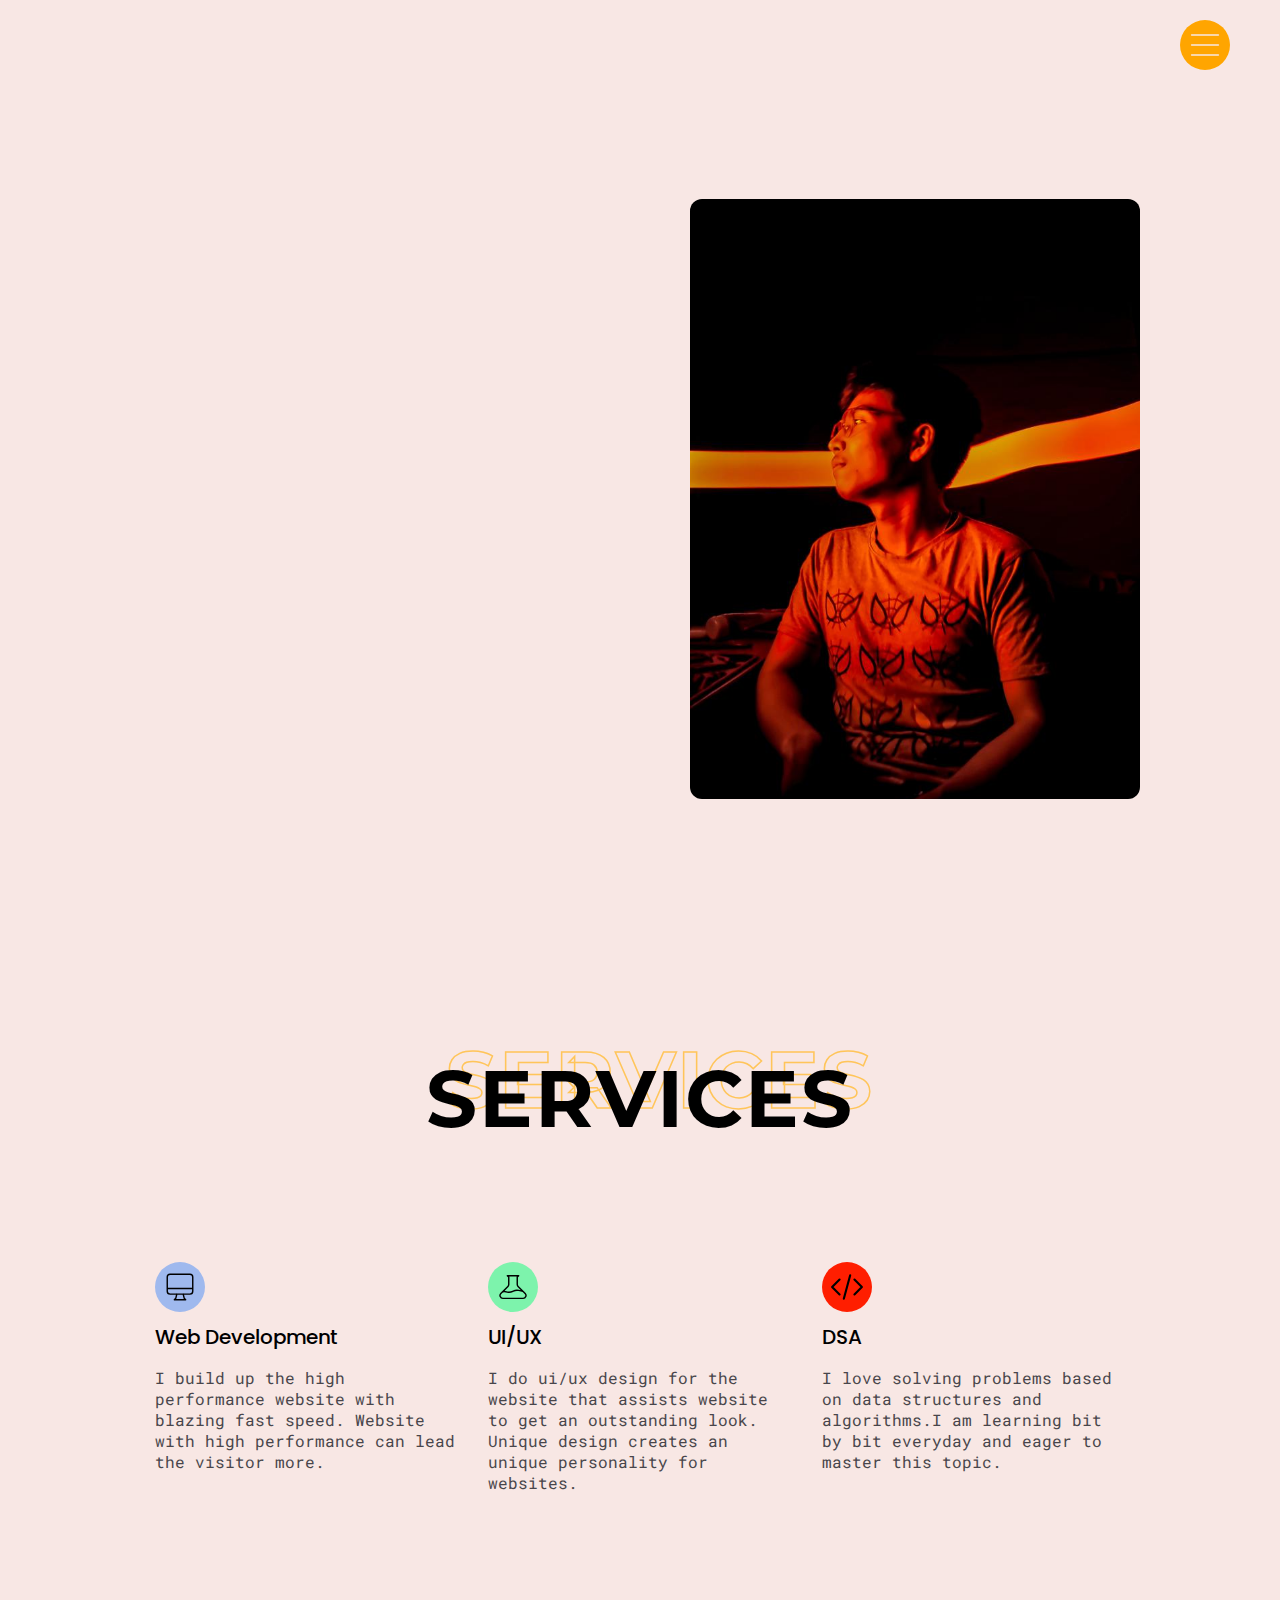
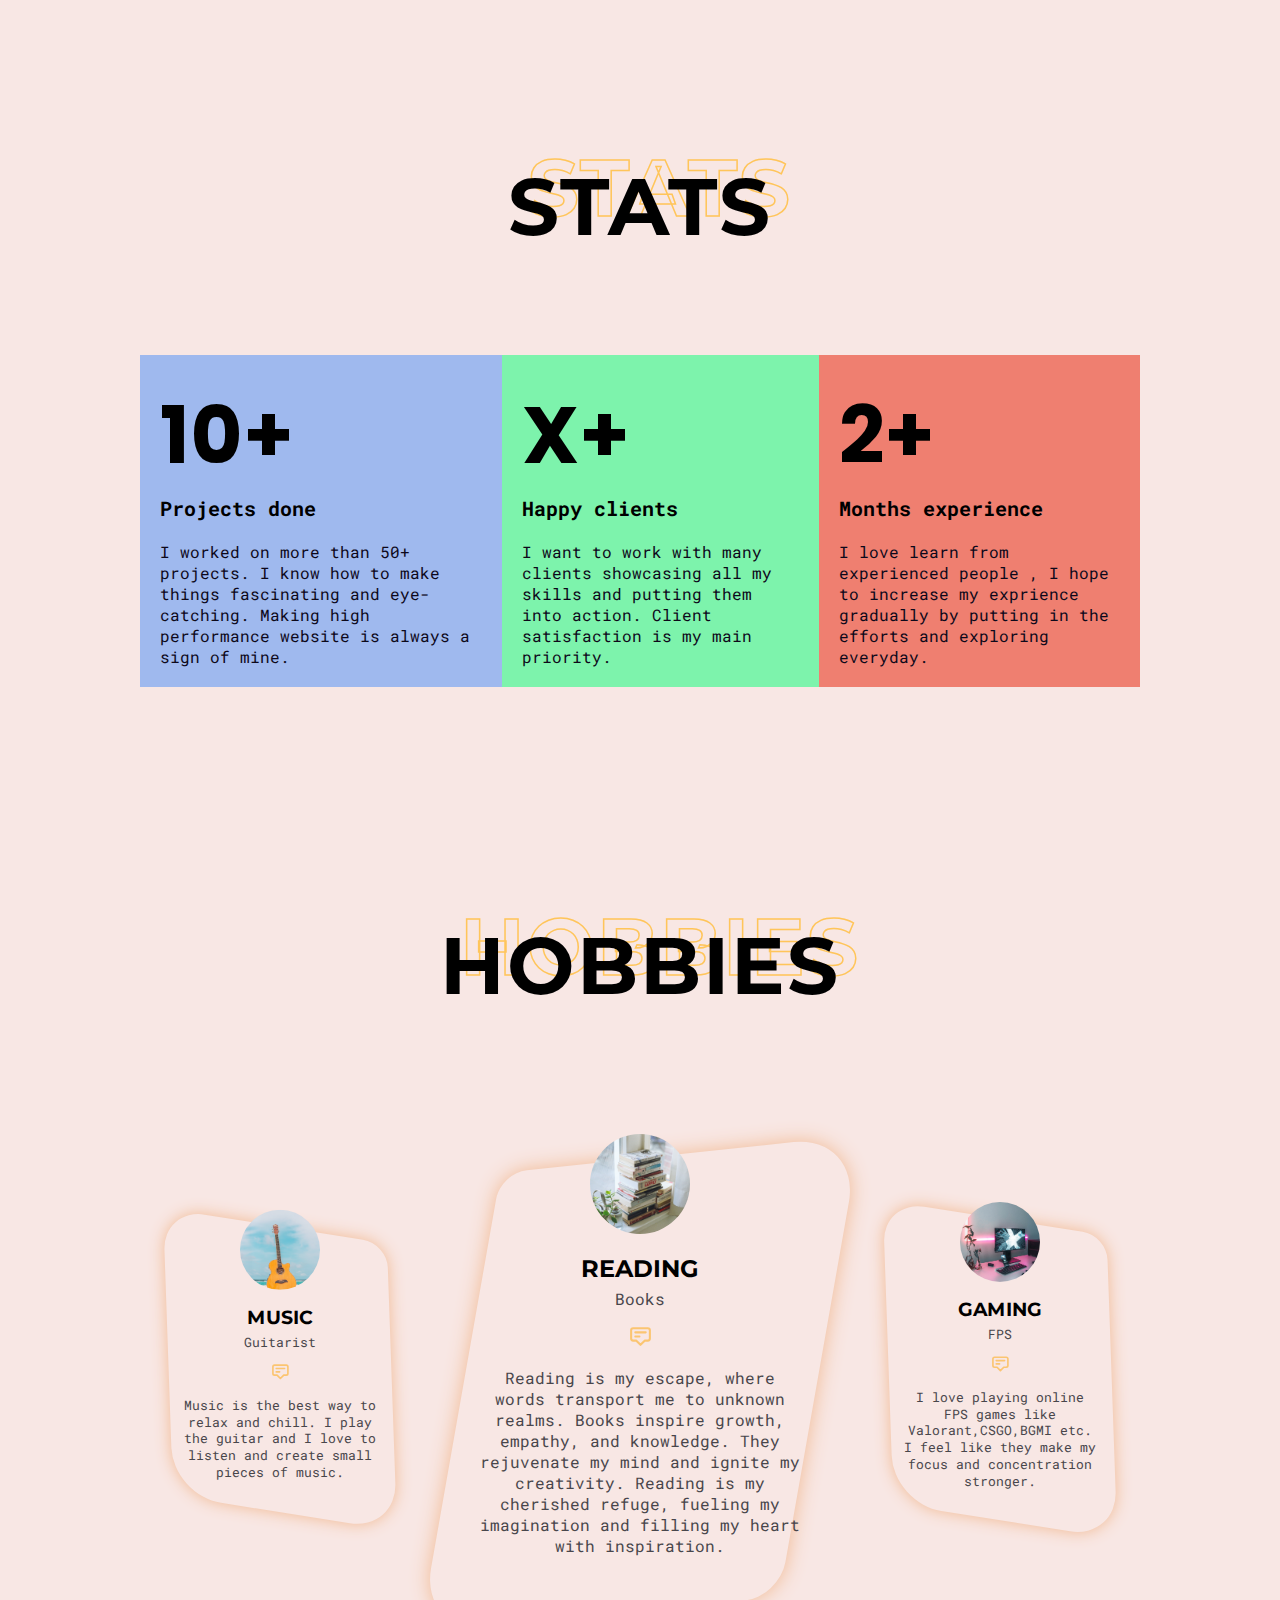
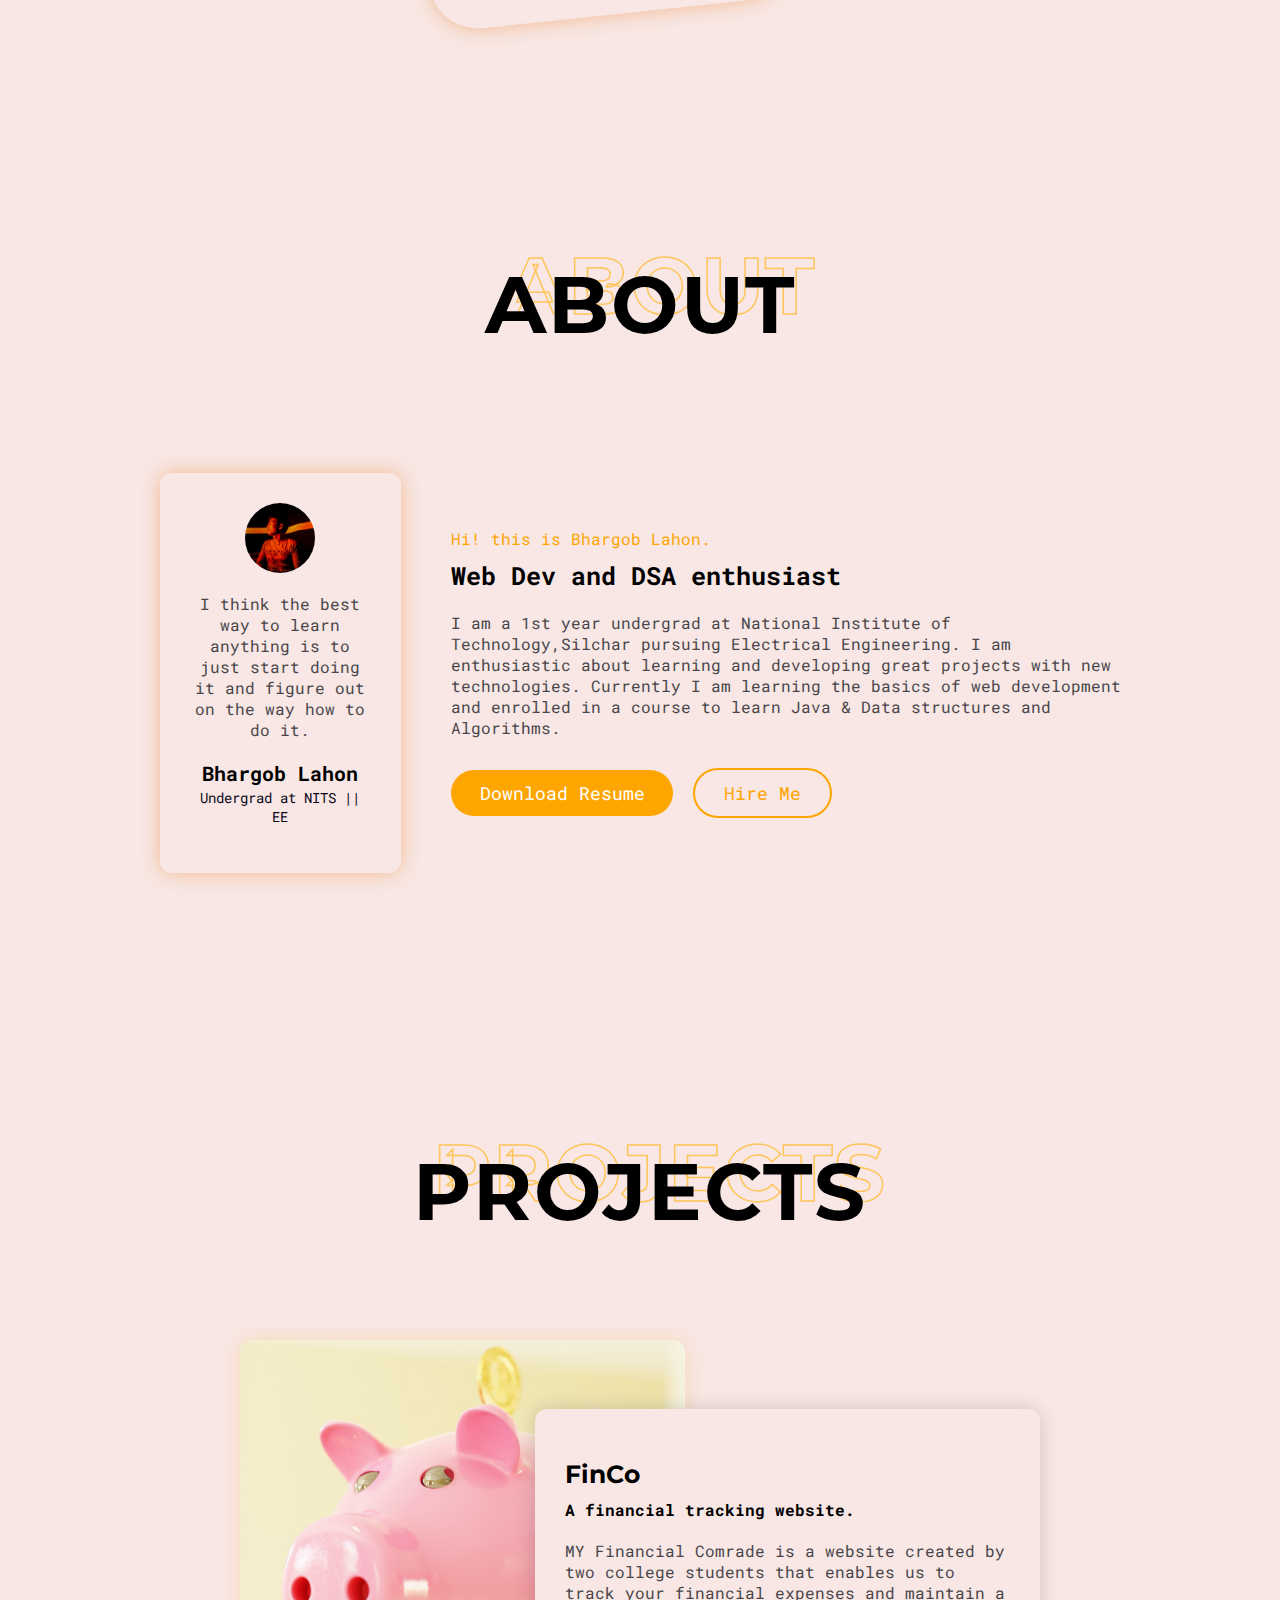
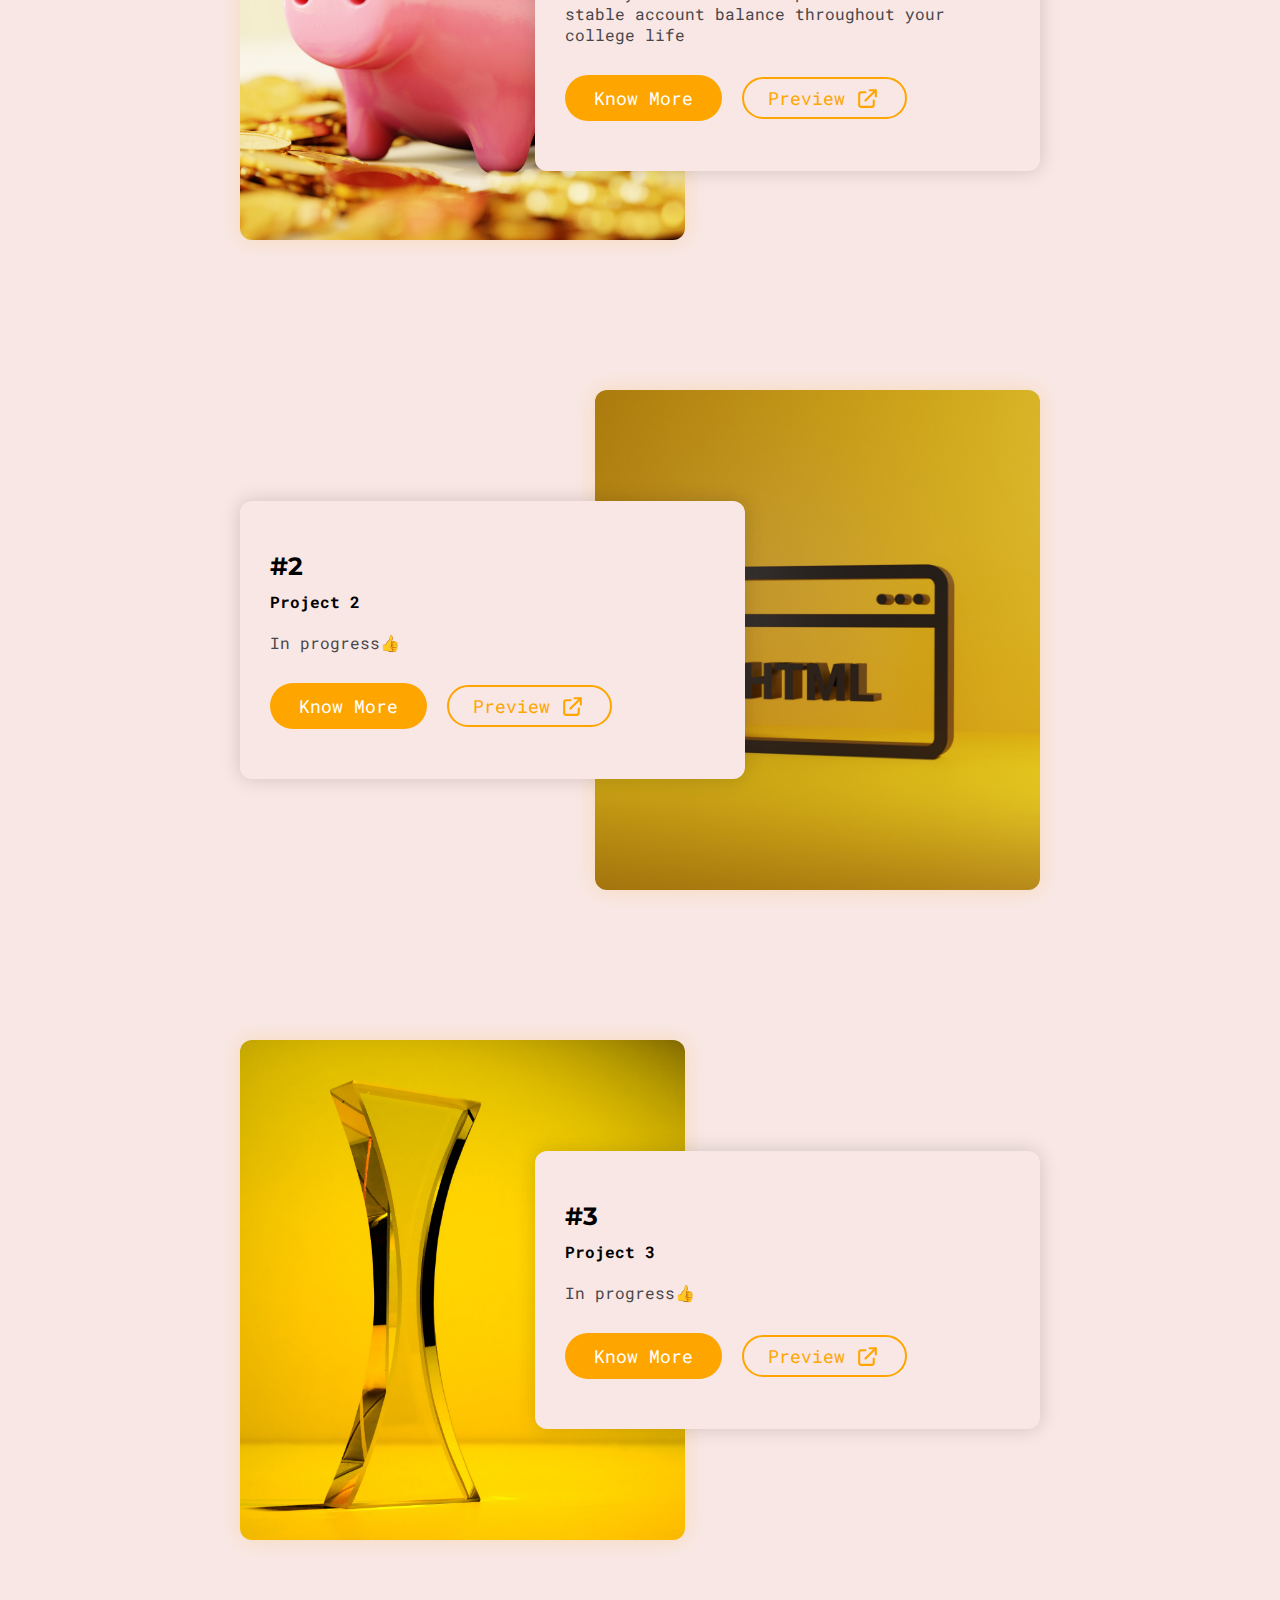
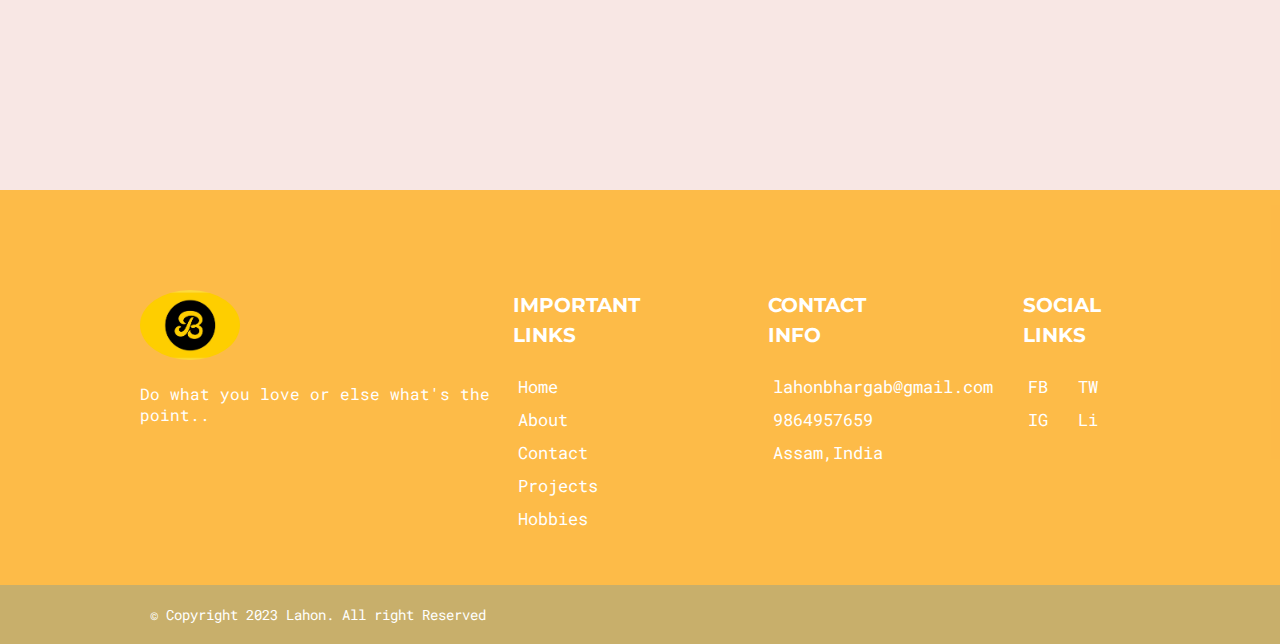
<file: index.html>
<!DOCTYPE html>
<html lang="en">

<head>
  <meta charset="UTF-8">
  <meta name="viewport" content="width=device-width, initial-scale=1.0">
  <title>Bhargob's Portfolio</title>
  <link rel="shortcut icon" href="./image/favicon.ico" type="image/x-icon">
  <link rel="stylesheet" href="style.css">
</head>

<body>
  <!-- Scroll Top Button -->
  <div class="scroll-top">
    <svg xmlns="http://www.w3.org/2000/svg" fill="none" viewBox="0 0 24 24" stroke="currentColor">
      <path stroke-linecap="round" stroke-linejoin="round" stroke-width="2" d="M8 7l4-4m0 0l4 4m-4-4v18" />
    </svg>
  </div>
  <!-- Navigation -->
  <section id="navigation">
    <div class="nav-icon">
      <svg xmlns="http://www.w3.org/2000/svg" fill="none" viewBox="0 0 24 24" stroke="currentColor">
        <path stroke-linecap="round" stroke-linejoin="round" stroke-width="1" d="M4 6h16M4 12h16M4 18h16" />
      </svg>
    </div>
  </section>
  <div id="nav-content">
    <div class="close-btn">
      <svg xmlns="http://www.w3.org/2000/svg" fill="none" viewBox="0 0 24 24" stroke="currentColor">
        <path stroke-linecap="round" stroke-linejoin="round" stroke-width="2" d="M6 18L18 6M6 6l12 12" />
      </svg>
    </div>
    <div class="wrapper">
      <h2 class="section-heading">Menu</h2>
      <nav>
        <ul>
          <li><a data-text="Home" href="./index.html#hero">Home</a></li>
          <li><a data-text="About" href="./index.html#about">About</a></li>
          <li><a data-text="Projects" href="./index.html#projects">Projects</a></li>
          <li><a data-text="Hobbies" href="./index.html#Hobbies">Hobbies</a></li>
          <li><a data-text="Contact" href="./contact.html">Contact</a></li>
        </ul>
      </nav>
    </div>
  </div>

  <!-- Hero section -->
  <section id="hero">
    <div class="container">
      <div class="left">
        <p class="subheading">I'm BHARGOB LAHON</p>
        <h2 class="heading">
          <div class="wrapper"><span>Code</span></div>
          <div class="wrapper"><span>with</span></div>
          <div class="wrapper"><span>Purpose</span></div>
        </h2>
        <p class="desc">I design and code beautifully simple things and I love what I do!
        </p>
        <div class="buttons">
          <a href="#projects" class="primary-btn">See My Works</a>
          <a href="#">
            <svg xmlns="http://www.w3.org/2000/svg" fill="none" viewBox="0 0 24 24" stroke="currentColor">
              <path stroke-linecap="round" stroke-linejoin="round" stroke-width="1"
                d="M14.752 11.168l-3.197-2.132A1 1 0 0010 9.87v4.263a1 1 0 001.555.832l3.197-2.132a1 1 0 000-1.664z" />
              <path stroke-linecap="round" stroke-linejoin="round" stroke-width="1"
                d="M21 12a9 9 0 11-18 0 9 9 0 0118 0z" />
            </svg>
          </a>
        </div>
      </div>
      <div class="right">
        <img src="./WhatsApp Image 2023-06-24 at 11.50.28 AM.jpeg" alt="">
      </div>
    </div>
  </section>

  <!-- services Section -->
  <section id="services">
    <div class="container">
      <h2 class="section-heading" data-outline="Services">Services</h2>
      <div class="all-items">
        <div class="item">
          <div class="icon">
            <svg xmlns="http://www.w3.org/2000/svg" fill="none" viewBox="0 0 24 24" stroke="currentColor">
              <path stroke-linecap="round" stroke-linejoin="round" stroke-width="1"
                d="M9.75 17L9 20l-1 1h8l-1-1-.75-3M3 13h18M5 17h14a2 2 0 002-2V5a2 2 0 00-2-2H5a2 2 0 00-2 2v10a2 2 0 002 2z" />
            </svg>
          </div>
          <h3 class="item-heading">Web Development</h3>
          <p class="item-desc">I build up the high performance website with blazing fast speed. Website with high
            performance can lead the visitor more. </p>
        </div>
        <div class="item">
          <div class="icon">
            <svg xmlns="http://www.w3.org/2000/svg" fill="none" viewBox="0 0 24 24" stroke="currentColor">
              <path stroke-linecap="round" stroke-linejoin="round" stroke-width="1"
                d="M19.428 15.428a2 2 0 00-1.022-.547l-2.387-.477a6 6 0 00-3.86.517l-.318.158a6 6 0 01-3.86.517L6.05 15.21a2 2 0 00-1.806.547M8 4h8l-1 1v5.172a2 2 0 00.586 1.414l5 5c1.26 1.26.367 3.414-1.415 3.414H4.828c-1.782 0-2.674-2.154-1.414-3.414l5-5A2 2 0 009 10.172V5L8 4z" />
            </svg>
          </div>
          <h3 class="item-heading">UI/UX</h3>
          <p class="item-desc">I do ui/ux design for the website that assists website to get an outstanding look. Unique
            design creates an unique personality for websites.</p>
        </div>
        <div class="item">
          <div class="icon">
            <svg xmlns="http://www.w3.org/2000/svg" fill="none" viewBox="0 0 24 24" stroke-width="1.5" stroke="currentColor" class="w-6 h-6">
                <path stroke-linecap="round" stroke-linejoin="round" d="M17.25 6.75L22.5 12l-5.25 5.25m-10.5 0L1.5 12l5.25-5.25m7.5-3l-4.5 16.5" />
              </svg>
              
          </div>
          <h3 class="item-heading">DSA</h3>
          <p class="item-desc">I love solving problems based on data structures and algorithms.I am learning bit by bit everyday and eager to master this topic.</p>
        </div>
      </div>
    </div>
  </section>
   <!-- stats Section -->
   <section id="stats">
    <div class="container">
      <h2 class="section-heading" data-outline="Stats">Stats</h2>
      <div class="all-items">
        <div class="item">
          <h2 class="number">10+</h2>
          <h3 class="stats-sub-heading">Projects done</h3>
          <p>I worked on more than 50+ projects. I know how to make things fascinating and eye-catching. Making high
            performance website is always a sign of mine.</p>
        </div>
        <div class="item">
          <h2 class="number">X+</h2>
          <h3 class="stats-sub-heading">Happy clients</h3>
          <p>I want to work with many clients showcasing all my skills and putting them into action. Client satisfaction is my main priority.</p>
        </div>
        <div class="item">
          <h2 class="number">2+</h2>
          <h3 class="stats-sub-heading">Months experience</h3>
          <p>I love learn from experienced people , I hope to increase my exprience gradually by putting in the efforts and exploring everyday.</p>
        </div>
      </div>
    </div>
  </section>
  <!-- END Stats Section -->
  <!-- Hobbies -->
  <section id="Hobbies">
    <div class="container">
      <h1 class="section-heading" data-outline="HOBBIES">HOBBIES</h1>
      <div class="all-items">
        <div class="item">
          <div class="img">
            <img src="./muhammadh-saamy-nXD13zK1UTo-unsplash.jpg" alt="">
          </div>
          <h3 class="Hobbies-heading">Music</h3>
          <p class="Hobbies-sub-heading">Guitarist</p>
          <div class="icon">
            <svg xmlns="http://www.w3.org/2000/svg" fill="none" viewBox="0 0 24 24" stroke="currentColor">
              <path stroke-linecap="round" stroke-linejoin="round" stroke-width="2"
                d="M7 8h10M7 12h4m1 8l-4-4H5a2 2 0 01-2-2V6a2 2 0 012-2h14a2 2 0 012 2v8a2 2 0 01-2 2h-3l-4 4z" />
            </svg>
          </div>
          <p class="Hobbies-desc">Music is the best way to relax and chill. I play the guitar and I love to listen and create small pieces of music. 
             </p>
        </div>
        <div class="item">
          <div class="img">
            <img src="./florencia-viadana-1J8k0qqUfYY-unsplash.jpg" alt="">
          </div>
          <h3 class="Hobbies-heading">Reading</h3>
          <p class="Hobbies-sub-heading">Books</p>
          <div class="icon">
            <svg xmlns="http://www.w3.org/2000/svg" fill="none" viewBox="0 0 24 24" stroke="currentColor">
              <path stroke-linecap="round" stroke-linejoin="round" stroke-width="2"
                d="M7 8h10M7 12h4m1 8l-4-4H5a2 2 0 01-2-2V6a2 2 0 012-2h14a2 2 0 012 2v8a2 2 0 01-2 2h-3l-4 4z" />
            </svg>
          </div>
          <p class="Hobbies-desc">Reading is my escape, where words transport me to unknown realms. Books inspire growth, empathy, and knowledge. They rejuvenate my mind and ignite my creativity. 
            Reading is my cherished refuge, fueling my imagination and filling my heart with inspiration.</p>
        </div>
        <div class="item">
          <div class="img">
            <img src="./tarn-nguyen-qaPJ13GVqBw-unsplash.jpg" alt="">
          </div>
          <h3 class="Hobbies-heading">Gaming</h3>
          <p class="Hobbies-sub-heading">FPS</p>
          <div class="icon">
            <svg xmlns="http://www.w3.org/2000/svg" fill="none" viewBox="0 0 24 24" stroke="currentColor">
              <path stroke-linecap="round" stroke-linejoin="round" stroke-width="2"
                d="M7 8h10M7 12h4m1 8l-4-4H5a2 2 0 01-2-2V6a2 2 0 012-2h14a2 2 0 012 2v8a2 2 0 01-2 2h-3l-4 4z" />
            </svg>
          </div>
          <p class="Hobbies-desc">I love playing online FPS games like Valorant,CSGO,BGMI etc. I feel like they make my focus and concentration stronger.
          </p>
        </div>
      </div>
    </div>
  </section>


  <!-- About -->
  <section id="about">
    <div class="container">
      <h2 class="section-heading" data-outline="about">About</h2>
      <div class="wrapper">
        <div class="left">
          <div class="card">
            <div class="img">
              <img src="./WhatsApp Image 2023-06-24 at 11.50.28 AM.jpeg" alt="">
            </div>
            <p class="card-desc">I think the best way to learn anything is to just start doing it and figure out on the way how to do it.</p>
            <h3 class="card-name">Bhargob Lahon</h3>
            <p class="card-sub-title">Undergrad at NITS || EE</p>
          </div>
        </div>
        <div class="right">
          <p class="subheading">Hi! this is Bhargob Lahon.</p>
          <h2 class="slogan">Web Dev and DSA enthusiast</h2>
          <p class="right-text">I am a 1st year undergrad at National Institute of Technology,Silchar pursuing Electrical Engineering. I am enthusiastic about learning and developing great projects with new technologies. Currently I am learning the basics of web development and enrolled in a course to learn Java & Data structures and Algorithms. 
          
          </p>
          <div class="buttons">
            <a href="./BhargobLahon_Resume (2).pdf" class="primary-btn" download="">Download Resume</a>
            <a href="./contact.html" class="primary-btn outline">Hire Me</a>
          </div>
        </div>
      </div>
    </div>
  </section>

  
  <!-- projects -->
  <section id="projects">
    <div class="container">
      <h2 class="section-heading" data-outline="Projects">Projects</h2>
      <div class="all-items">
        <div class="item">
          <div class="left">
            <div class="img">
              <img src="./brano-heYdDdq0cbE-unsplash.jpg" alt="">
            </div>
          </div>
          <div class="right">
            <h2 class="project-title">FinCo</h2>
            <h3 class="project-sub-title">A financial tracking website.</h3>
            <p class="project-desc">  MY Financial Comrade is a website created by two college students that enables us to track your financial expenses and maintain a stable account balance throughout your college life</p>
            <div class="buttons">
              <a href="#" class="primary-btn">Know More</a>
              <a href="https://github.com/BhargobLahon/FinCo2.git" class="primary-btn outline external-link"> <span>Preview</span>
                <svg xmlns="http://www.w3.org/2000/svg" fill="none" viewBox="0 0 24 24" stroke="currentColor">
                  <path stroke-linecap="round" stroke-linejoin="round" stroke-width="2"
                    d="M10 6H6a2 2 0 00-2 2v10a2 2 0 002 2h10a2 2 0 002-2v-4M14 4h6m0 0v6m0-6L10 14" />
                </svg>
              </a>
            </div>

          </div>
        </div>
        <div class="item">
          <div class="left">
            <div class="img">
              <img src="./jackson-sophat-wUbNvDTsOIc-unsplash.jpg" alt="">
            </div>
          </div>
          <div class="right">
            <h2 class="project-title">#2
            </h2>
            <h3 class="project-sub-title">Project 2
            </h3>
            <p class="project-desc">In progress👍</p>
            <div class="buttons">
              <a href="#" class="primary-btn">Know More</a>
              <a href="#" class="primary-btn outline external-link"> <span>Preview</span>
                <svg xmlns="http://www.w3.org/2000/svg" fill="none" viewBox="0 0 24 24" stroke="currentColor">
                  <path stroke-linecap="round" stroke-linejoin="round" stroke-width="2"
                    d="M10 6H6a2 2 0 00-2 2v10a2 2 0 002 2h10a2 2 0 002-2v-4M14 4h6m0 0v6m0-6L10 14" />
                </svg>
              </a>
            </div>
          </div>
        </div>
        <div class="item">
          <div class="left">
            <div class="img">
              <img src="./michael-dziedzic-nIIbUcQuzUM-unsplash.jpg" alt="">
            </div>
          </div>
          <div class="right">
            <h2 class="project-title">#3</h2>
            <h3 class="project-sub-title">Project 3</h3>
            <p class="project-desc">In progress👍
         </p>
            <div class="buttons">
              <a href="#" class="primary-btn">Know More</a>
              <a href="#" class="primary-btn outline external-link"> <span>Preview</span>
                <svg xmlns="http://www.w3.org/2000/svg" fill="none" viewBox="0 0 24 24" stroke="currentColor">
                  <path stroke-linecap="round" stroke-linejoin="round" stroke-width="2"
                    d="M10 6H6a2 2 0 00-2 2v10a2 2 0 002 2h10a2 2 0 002-2v-4M14 4h6m0 0v6m0-6L10 14" />
                </svg>
              </a>
            </div>
          </div>
        </div>
      </div>
    </div>
  </section>

  <!-- Footer Section -->
  <section id="footer">
    <div class="container">
      <footer>
        <div class="col-1">
          <div class="logo"><a href="#">
              <img src="./25438894.jpg" alt="">
            </a></div>
          <p>Do what you love or else what's the point.. </p>
        </div>
        <div class="col-2">
          <h2 class="column-heading">Important<br>Links</h2>
          <ul>
            <li><a href="./index.html#home">Home</a></li>
            <li><a href="./index.html#about">About</a></li>
            <li><a href="./contact.html">Contact</a></li>
            <li><a href="./index.html#projects">Projects</a></li>
            <li><a href="./index.html#Hobbies">Hobbies</a></li>
          </ul>
        </div>
        <div class="col-3">
          <h2 class="column-heading">Contact<br>Info</h2>
          <ul>
            <li><a href="#">lahonbhargab@gmail.com</a></li>
            <li><a href="#">9864957659</a></li>
            <li><a href="#">Assam,India</a></li>
          </ul>
        </div>
        <div class="col-4">
          <h2 class="column-heading">Social<br>Links</h2>
          <ul>
            <li><a href="#">FB</a></li>
            <li><a href="#">TW</a></li>
            <li><a href="#">IG</a></li>
            <li><a href="#">Li</a></li>
          </ul>
        </div>
      </footer>
    </div>
  </section>
  <section id="copyright">
    <div class="container">
      <p> &copy; Copyright 2023 Lahon. All right Reserved</p>
    </div>
  </section>

  <script src="./app.js"></script>
</body>

</html>
</file>
<file: style.css>
@import url('https://fonts.googleapis.com/css2?family=Montserrat:wght@700;900&family=Roboto+Mono:wght@300;500&family=Poppins:wght@600&display=swap');

/* variables */
:root {
	--primary-color: #ffa500;
	--secondary-black: #0d081a;
	--secondary-gray: #48464b;
	--body-bg: #f8e7e4;
}

/* global styles */
* {
	padding: 0;
	margin: 0;
	box-sizing: border-box;
}
html {
	font-family: 'Roboto Mono';
	font-size: 10px;
	scroll-behavior: smooth;
}
body {
	background-color: var(--body-bg);
}
img {
	width: 100%;
	height: 100%;
}
a {
	color: black;
	text-decoration: none;
}

section {
	display: flex;
	align-items: center;
	justify-content: center;
}
.container {
	width: 90%;
	margin: 0 auto;
	max-width: 1000px;
}
p {
	font-size: 1.6rem;
	color: var(--secondary-black);
}
.section-heading {
	font-size: clamp(2rem, 10vw, 8rem);
	text-transform: uppercase;
	font-family: 'Montserrat';
	letter-spacing: 0.2rem;
	text-align: center;
	position: relative;
	margin-bottom: 10rem;
}
.section-heading::before {
	content: attr(data-outline);
	position: absolute;
	left: 2%;
	top: -20%;
	width: 100%;

	text-align: center;
	text-transform: uppercase;
	font-family: 'Montserrat';
	letter-spacing: 0.2rem;

	color: transparent;
	/* -webkit-text-stroke: 1.5px rgba(0, 0, 0, 0.103); */
	-webkit-text-stroke: 1.5px #ffc55a;
	z-index: -1;
}
.buttons {
	margin-top: 3rem;
	display: flex;
	align-items: center;
	justify-content: flex-start;
	gap: 2rem;
}
.primary-btn {
	display: inline-block;
	background-color: var(--primary-color);
	color: white;
	font-size: 1.8rem;
	padding: 0.6em 1.6em;
	border-radius: 50px;
}
.buttons .primary-btn.outline {
	background-color: transparent;
	border: 2px solid var(--primary-color);
	color: var(--primary-color);
}
.buttons svg {
	width: 50px;
	color: var(--primary-color);
}

/* scroll Top/Up Button */
.scroll-top {
	z-index: 100;
	height: 60px;
	width: 60px;
	background-color: white;
	position: fixed;
	bottom: 10px;
	right: 10px;
	cursor: pointer;
	border-radius: 6px;
	box-shadow: 0px 0px 20px rgba(255, 162, 0, 0.226);
	/* hover effect default */
	transform: scale(0.9);
	transition: 0.3s ease-in-out transform;
	/* for centering the icon */
	/* display: flex; */
	display: none;
	align-items: center;
	justify-content: center;
}
.scroll-top svg {
	width: 50%;
	color: black;
	pointer-events: none;
}

.scroll-top:hover {
	transform: scale(1);
}

/* Navigation Section */
#navigation {
	position: fixed;
	right: 50px;
	height: auto;
	top: 20px;
	z-index: 100;
}
#navigation .nav-icon {
	width: 50px;
	height: 50px;
	border-radius: 50%;
	margin: 0 auto;
	margin-right: 0;
	cursor: pointer;
	background-color: var(--primary-color);
	display: flex;
	align-items: center;
	justify-content: center;
}
#navigation .nav-icon svg {
	width: 80%;
	color: #f8e7e4;
}
#nav-content {
	position: fixed;
	right: 0;
	width: 40%;
	max-width: 800px;
	height: 100%;
	z-index: 100;
	background-color: var(--secondary-black);
	color: white;
	display: flex;
	align-items: center;
	justify-content: center;
	overflow: hidden;
	transform: translateX(100%);
	transition: 0.3s ease transform;
}
#nav-content.show {
	transform: translateX(0);
	box-shadow: -6px 0px 29px 7px #000000a3;
}
#nav-content .section-heading {
	text-align: left;
}
#nav-content .section-heading::before {
	content: 'Menu';
	text-align: left;
	-webkit-text-stroke: 1.5px #afadad25;
}
#nav-content .wrapper {
	width: 70%;
	position: relative;
}
#nav-content ul {
	list-style: none;
	text-align: left;
}
#nav-content ul li {
	margin-bottom: 2rem;
}
#nav-content ul li a {
	display: inline-block;
	width: 100%;
	color: white;
	font-size: 5rem;
	font-family: 'Montserrat';
	/* position: relative; */
}
#nav-content ul li a::after {
	content: attr(data-text);
	pointer-events: none;
	position: absolute;
	right: -150px;
	bottom: 30%;
	width: 100%;
	color: transparent;
	-webkit-text-stroke: 1.5px #afadad25;
	opacity: 0;
	transition: 0.3s ease;
	transition-property: opacity, transform;
	z-index: -1;
	text-align: center;
	transform: rotate(90deg) scale(1);
}
#nav-content ul li a:hover::after {
	opacity: 1;
	transform: scale(2) translateY(10px) rotate(90deg);
}
#nav-content .close-btn {	
	position: absolute;
	left: 10px;
	top: 10px;
	color: white;
	width: 40px;
	height: 40px;
	background-color: var(--primary-color);
	display: flex;
	align-items: center;
	justify-content: center;
	border-radius: 50%;
	cursor: pointer;
	transition: 0.3s ease background-color;
}
#nav-content .close-btn:hover {
	background-color: crimson;
}
#nav-content .close-btn svg {
	width: 80%;
}
@media only screen and (max-width: 768px) {
	#navigation {
		right: 10px;
		top: 10px;
	}
	#nav-content nav ul li a::after {
		display: none;
	}
	#nav-content .section-heading {
		text-align: right;
		margin-bottom: 5rem;
	}
	#nav-content .section-heading::before {
		text-align: right;
	}
	#nav-content nav ul {
		text-align: right;
	}
	#nav-content nav ul li a {
		font-size: 2.5rem;
	}
	#nav-content .wrapper {
		width: 90%;
	}
}

/* Hero section Styles */
#hero {
	height: 100vh;
	width: 100%;
	padding-top: 10rem;
}
#hero .container {
	display: flex;
	align-items: center;
	justify-content: center;
}
#hero .container .left {
	flex: 6;
	/* padding-right: 3rem; */
}
#hero .container .right {
	flex: 8;
}

#hero .left .subheading {
	font-size: 1.8rem;
	font-weight: 500;
	text-transform: uppercase;
	color: var(--primary-color);
	animation: fade 0.3s ease-in forwards;
	animation-delay: 1.1s;
	opacity: 0;
}
#hero .left .heading {
	font-size: 6rem;
	font-family: 'Montserrat';
	font-weight: 900;
	/* max-width: 400px; */
	overflow: hidden;
}
#hero .left .heading .wrapper {
	/* position: relative; */
	display: inline-block;
	overflow: hidden;
	/* border: 1px solid red; */
}
#hero .left .heading .wrapper span {
	position: relative;
	bottom: -70px;
	animation: reveal 1s ease-in-out forwards;
}
@keyframes reveal {
	0% {
		bottom: -70px;
	}
	100% {
		bottom: 0px;
	}
}
@keyframes fade {
	0% {
		opacity: 0;
	}
	100% {
		opacity: 1;
	}
}
#hero .left .desc {
	margin-top: 2.5rem;
	max-width: 400px;
	animation: fade 0.3s ease-in forwards;
	animation-delay: 1.1s;
	opacity: 0;
}
#hero .left .buttons {
	animation: fade 0.3s ease-in forwards;
	animation-delay: 1.1s;
	opacity: 0;
}

#hero .right {
	text-align: right;
}
#hero .right img {
	
	
	width: 100%;
	max-width: 450px;
	height: 600px;
	overflow: hidden;
	object-fit: cover;
	object-position: 50% 30%;
	border-radius: 12px;
	transform: scale(1);
	transition: .3s ease-in-out;
}

#hero .right:hover img {
	transform: scale(1.02);
}

@media only screen and (max-width: 768px) {
	html {
		font-size: 9px;
	}
	#hero .container {
		flex-direction: column-reverse;
	}
	#hero .container .right {
		text-align: center;
		flex: 1;
		margin-bottom: 2rem;
	}
	#hero .container .left {
		text-align: center;
		padding-right: 0;
		flex: 1;
		height: fit-content;
	}
	#hero .left .buttons {
		justify-content: center;
	}
	#hero .left .heading {
		font-size: 4rem;
		margin: 0 auto;
	}
	#hero .container .left .desc {
		margin: 0 auto;
		margin-top: 2rem;
	}
	#hero .right img {
		width: 100%;
		height: 400px;
	}
}
@media only screen and (max-width: 950px) {
	#hero .container .right {
		flex: 6;
	}
}

/* Services Section */
#services {
	padding: 15rem 0;
}

#services .all-items {
	display: flex;
	align-items: flex-start;
	justify-content: center;
}
#services .item {
	padding: 1.5rem;
	transition: 0.3s ease-in-out background-color;
	border-radius: 12px;
	flex: 1;
}
#services .item:nth-child(1):hover {
	background-color: rgb(8 69 241 / 35%);
}
#services .item:nth-child(2):hover {
	background-color: rgba(0, 255, 115, 0.151);
}
#services .item:nth-child(3):hover {
	background-color: rgb(231, 185, 176);
}
#services .item .icon {
	width: 50px;
	height: 50px;
	padding: 0.8rem;
	background-color: rgba(255, 0, 0, 0.24);
	border-radius: 50%;
	margin-bottom: 1rem;
}
#services .item-heading {
	font-weight: 500;
	font-size: 2rem;
	/* text-transform: uppercase; */
	margin-bottom: 1.5rem;
	font-family: 'Poppins';
}
#services .item-desc {
	color: var(--secondary-gray);
}
#services .item:nth-child(1) .icon {
	background-color: rgb(7 106 255 / 37%);
}
#services .item:nth-child(2) .icon {
	background-color: rgba(0, 255, 115, 0.493);
}
#services .item:nth-child(3) .icon {
	background-color: #ff1e00;
}
@media only screen and (max-width: 768px) {
	#services .all-items {
		flex-direction: column;
		text-align: center;
	}
	#services .item .icon {
		margin: 0 auto;
		margin-bottom: 1rem;
	}
	#services .item {
		margin: 2rem 0;
	}
	#services .item:nth-child(1) {
		background-color: rgb(8 69 241 / 35%);
	}
	#services .item:nth-child(2) {
		background-color: rgba(0, 255, 115, 0.151);
	}
	#services .item:nth-child(3) {
		background-color: rgb(231, 185, 176);
	}
}
/* Stats Section Style*/
#stats {
	padding: 10rem 0 10rem 0;
}

#stats .all-items {
	display: flex;
	align-items: stretch;
	justify-content: center;
}
#stats .all-items .item {
	padding: 2rem;
}
#stats .number {
	font-family: 'Poppins';
	font-size: 8rem;
}
#stats .stats-sub-heading {
	font-size: 2rem;
	margin-bottom: 2rem;
}

#stats .all-items .item:nth-child(1) {
	background-color: rgb(7 106 255 / 37%);
}
#stats .all-items .item:nth-child(2) {
	background-color: rgba(0, 255, 115, 0.493);
}
#stats .all-items .item:nth-child(3) {
	background-color: #ef7f70;
}
@media only screen and (max-width: 768px) {
	#stats .all-items {
		flex-direction: column;
	}
}
/* Hobbies */
#Hobbies {
	padding: 13rem 0;
	overflow-x: hidden;
}
#Hobbies .all-items {
	display: flex;
	align-items: center;
	justify-content: center;
	gap: 4rem;
}
#Hobbies .item {
	text-align: center;
	position: relative;
	padding: 20px;
}
#Hobbies .item:nth-of-type(1),
#Hobbies .item:nth-of-type(3) {
	flex: 3;
	transform: scale(0.8);
}
#Hobbies .item:nth-of-type(2) {
	flex: 4;
}

#Hobbies .item::after {
	content: '';
	position: absolute;
	height: 120%;
	width: 100%;
	/* border: 1px solid var(--primary-color); */
	left: 0;
	top: 40px;
	z-index: -1;

	/* border-radius: 20px 50px 100px 50px; */
	box-shadow: 0px 0px 20px 0px #f1b991;
}
#Hobbies .item:nth-of-type(2)::after {
	transform: skew(350deg, 354deg);
	border-radius: 26px 67px 35px 67px;
	height: 100%;
}
#Hobbies .item:nth-of-type(1)::after,
#Hobbies .item:nth-of-type(3)::after {
	transform: skew(2deg, 9deg);
	height: 95%;
	border-radius: 52px 30px 59px 60px;
}

#Hobbies .img {
	width: 100px;
	height: 100px;
	border-radius: 50%;
	overflow: hidden;
	margin: 0 auto;
	margin-bottom: 2rem;
}
#Hobbies .img img {
	object-fit: cover;
}
#Hobbies .Hobbies-heading {
	font-size: 2.4rem;
	text-transform: uppercase;
	font-family: 'Montserrat';
	margin-bottom: 0.5rem;
}
#Hobbies .Hobbies-sub-heading {
	font-size: 1.6rem;
	margin-bottom: 1rem;
	color: var(--secondary-gray);
}
#Hobbies .icon {
	max-width: 25px;
	margin: 1.5rem auto;
	opacity: 0.5;
	color: var(--primary-color);
}
#Hobbies .Hobbies-desc {
	color: var(--secondary-gray);
}
@media only screen and (max-width: 950px) {
	#Hobbies .all-items {
		flex-direction: column;
		max-width: 400px;
		margin: 0rem auto;
		gap: 50px;
	}
}


/* About section  */
#about {
	padding: 15rem 0;
}
#about .wrapper {
	display: flex;
	align-items: center;
	justify-content: center;
	gap: 30px;
}
#about .left {
	padding: 2rem;
	text-align: center;
}
#about .left .card {
	box-shadow: 0px 0px 20px #f1b991;
	padding: 3rem;
	border-radius: 12px;
	min-height: 400px;
}
#about .left .card .img {
	width: 70px;
	height: 70px;
	margin: 0 auto;
	border-radius: 50%;
	overflow: hidden;
	margin-bottom: 2rem;
}
#about .left .card .img img {
	object-fit: cover;
}
#about .left .card .card-desc {
	color: var(--secondary-gray);
	margin-bottom: 2rem;
}
#about .left .card .card-name {
	font-size: 2rem;
	margin-bottom: 0.2rem;
}
#about .left .card .card-sub-title {
	font-size: 1.4rem;
}
#about .subheading {
	color: var(--primary-color);
	margin-bottom: 1rem;
}
#about .right .slogan {
	font-size: 2.5rem;
	margin-bottom: 2rem;
}
#about .right .right-text {
	color: var(--secondary-gray);
}
@media only screen and (max-width: 768px) {
	#about .wrapper {
		flex-direction: column-reverse;
		text-align: center;
	}
	#about .right .buttons {
		flex-direction: column;
	}
	#about .right .buttons a {
		width: 100%;
		text-align: center;
	}
}

/* Projects Section */
#projects {
	padding: 10rem 0;
}
#projects .item {
	display: flex;
	align-items: center;
	justify-content: center;
	max-width: 800px;
	margin: 0 auto;
	margin-bottom: 15rem;
	/* gap: 2rem; */
}
#projects .item:nth-of-type(even) {
	flex-direction: row-reverse;
}
#projects .item .left {
	flex: 1;
}
#projects .item .right {
	margin-left: -150px;
	flex: 1;
	background-color: var(--body-bg);
	padding: 5rem 3rem;
	border-radius: 12px;
	box-shadow: 0px 0px 20px #00000028;
	z-index: 2;
}
#projects .item:nth-of-type(even) .right {
	margin-left: 0px;
}
#projects .item:nth-of-type(even) .left {
	margin-left: -150px;
}
#projects .item .left .img {
	height: 500px;
	overflow: hidden;
	border-radius: 12px;
	overflow: hidden;
	box-shadow: 0px 0px 20px #fca60533;
	position: relative;
}
#projects .item .left .img::after {
    content: '';
	position: absolute;
	left: 0;
	top: 0;
	height: 100%;
	width: 100%;
}
#projects .item .left .img img {
	object-fit:cover;
	transition: .3s ease transform;
}
#projects .item:hover .left .img img {
	transform: scale(1.1);
	z-index: 1;
}
#projects .item .right .project-title {
	font-size: 2.5rem;
	font-family: 'Montserrat';
	margin-bottom: 1rem;
}
#projects .item .right .project-sub-title {
	font-size: 1.6rem;
	margin-bottom: 2rem;
}
#projects .item .right .project-desc {
	color: var(--secondary-gray);
	margin-bottom: 3rem;
}
#projects .item .right .external-link {
	display: flex;
	align-items: center;
	justify-content: center;
	gap: 1rem;
	padding: calc(0.6em - 4px) calc(1.6em - 4px);
}
#projects .item .right .external-link svg {
	width: 25px;
}

@media only screen and (max-width: 768px) {
	#projects .item {
		flex-direction: column;
	}
	#projects .item .left {
		width: 100%;
	}
	#projects .item .right {
		margin-left: 0;
		width: 90%;
		margin-top: -150px;
	}
	#projects .item:nth-of-type(even) {
		flex-direction: column;
	}
	#projects .item:nth-of-type(even) .left {
		margin-left: 0;
	}
}
@media only screen and (max-width: 450px) {
	#projects .item .right .buttons {
		flex-direction: column;
	}
	#projects .item .right .buttons a {
		width: 100%;
		text-align: center;
	}
}

/* Contact Section */
#contact {
	padding: 10rem 0;
}
#contact .wrapper {
	display: flex;
	align-items: flex-start;
	justify-content: center;
	gap: 5rem;
}
#contact .wrapper .left {
	flex: 1;
}
#contact .wrapper .right {
	flex: 1;
}
#contact .left .contact-heading {
	font-family: 'Montserrat';
	font-size: 3rem;
	margin-bottom: 1rem;
}
#contact .left .contact-desc {
	color: var(--secondary-gray);
	margin-bottom: 4rem;
}
#contact .left .contact-info {
	margin-bottom: 5rem;
}
#contact .left .contact-info ul {
	list-style: none;
}
#contact .left .contact-info ul li {
	border-radius: 12px;
	overflow: hidden;
}
#contact .left .contact-info ul li a {
	display: flex;
	align-items: center;
	justify-content: flex-start;
	gap: 1rem;
	font-size: 2rem;
	padding: 1.5rem;
}

#contact .left .contact-info ul li:hover {
	background-color: var(--primary-color);
}
#contact .left .contact-info ul li:hover .icon {
	color: white;
}
#contact .left .contact-info ul li:hover .text {
	color: white;
}
#contact .left .contact-info ul li a .icon {
	width: 25px;
	color: var(--primary-color);
}
#contact .left .contact-info ul li a .text {
	color: var(--secondary-gray);
}
#contact .left .social-info ul {
	display: flex;
	list-style: none;
	font-size: 2rem;
	gap: 2rem;
}
#contact .left .social-info ul li a {
	color: var(--primary-color);
}
#contact .right .form-wrapper {
	background-color: var(--primary-color);
	max-width: 500px;
	margin: 0 auto;
	padding: 5rem;
	border-radius: 12px;
	color: white;
}
#contact .right .form-group {
	margin-bottom: 1rem;
}
#contact .right .form-group label {
	margin-bottom: 0.5rem;
	display: inline-block;
	font-size: 1.8rem;
}
#contact .right .form-group .input-wrapper {
	background-color: white;
	color: black;
	width: 100%;
	display: flex;
	align-items: center;
	justify-content: flex-start;
	height: 40px;
	border-radius: 4px;
	overflow: hidden;
}
#contact .right .form-group .input-wrapper .icon {
	font-size: 2rem;
	height: 100%;
	width: 50px;
	background-color: rgb(218, 218, 218);
	display: flex;
	align-items: center;
	justify-content: center;
}
#contact .right .form-group .input-wrapper input {
	padding: 1rem;
	height: 100%;
	width: 100%;
	outline: none;
	border: none;
	font-size: 2rem;
}
#contact .right .form-group textarea {
	width: 100%;
	height: 250px;
	resize: vertical;
	font-size: 2rem;
	padding: 1rem;
	outline: none;
	border-radius: 4px;
}
#contact .right .form-wrapper button {
	display: inline-block;
	width: 150px;
	font-size: 2rem;
	text-transform: uppercase;
	height: auto;
	padding: 1rem 0;
	font-family: 'Roboto Mono';
	letter-spacing: 0.3rem;
	border-radius: 8px;
	outline: none;
	border: none;
	cursor: pointer;
}
@media only screen and (max-width: 768px) {
	#contact .wrapper {
		flex-direction: column-reverse;
		justify-content: center;
		align-items: center;
	}
	#contact .right {
		width: 100%;
	}
	#contact .right .form-wrapper {
		padding: 3rem;
		width: 100%;
		max-width: 100%;
	}
}

/* Footer Section */
#footer {
	background-color: rgba(255, 166, 0, 0.688);
	color: white;
	padding: 10rem 0 5rem 0;
}
#footer footer {
	display: flex;
	align-items: flex-start;
	justify-content: flex-start;
	gap: 2rem;
}
#footer footer .col-1 {
	flex: 3;
}
#footer footer .col-2,
#footer footer .col-3,
#footer footer .col-4 {
	flex: 2;
}
#footer footer .col-4 {
	flex: 1;
}

#footer footer .col-1 .logo img {
	max-width: 100px;
	margin-bottom: 2rem;
	border-radius: 100%;
}
#footer footer .col-1 p {
	color: white;
}

#footer footer .column-heading {
	font-family: 'Montserrat';
	font-size: 2rem;
	margin-bottom: 2rem;
	text-transform: uppercase;
	line-height: 1.5em;
}
#footer footer ul {
	list-style: none;
}
#footer footer ul li {
	border-radius: 4px;
}
#footer footer ul li:hover {
	background-color: white;
}
#footer footer ul li:hover a {
	color: var(--primary-color);
}
#footer footer ul li a {
	display: inline-block;
	width: 100%;
	color: white;
	font-size: 1.7rem;
	padding: 0.5rem;
}
#footer footer .col-4 ul {
	display: flex;
	flex-wrap: wrap;
}
#footer footer .col-4 ul li a {
	min-width: 50px;
}
@media only screen and (max-width: 768px) {
	#footer footer {
		flex-direction: column;
		justify-content: center;
		text-align: center;
	}
	#footer footer .col-1,
	#footer footer .col-2,
	#footer footer .col-3,
	#footer footer .col-4 {
		width: 100%;
		margin-bottom: 3rem;
	}
	#footer footer .col-4 ul {
		width: fit-content;
		margin: 0 auto;
	}
}

/* copyright Section */
#copyright {
	padding: 1rem 0;
	background-color: #c8af6b;
}
#copyright p {
	color: white;
	margin: 1rem;
	font-size: 1.4rem;
}
@media only screen and (max-width: 768px) {
	#copyright p {
		text-align: center;
	}
}
</file>
